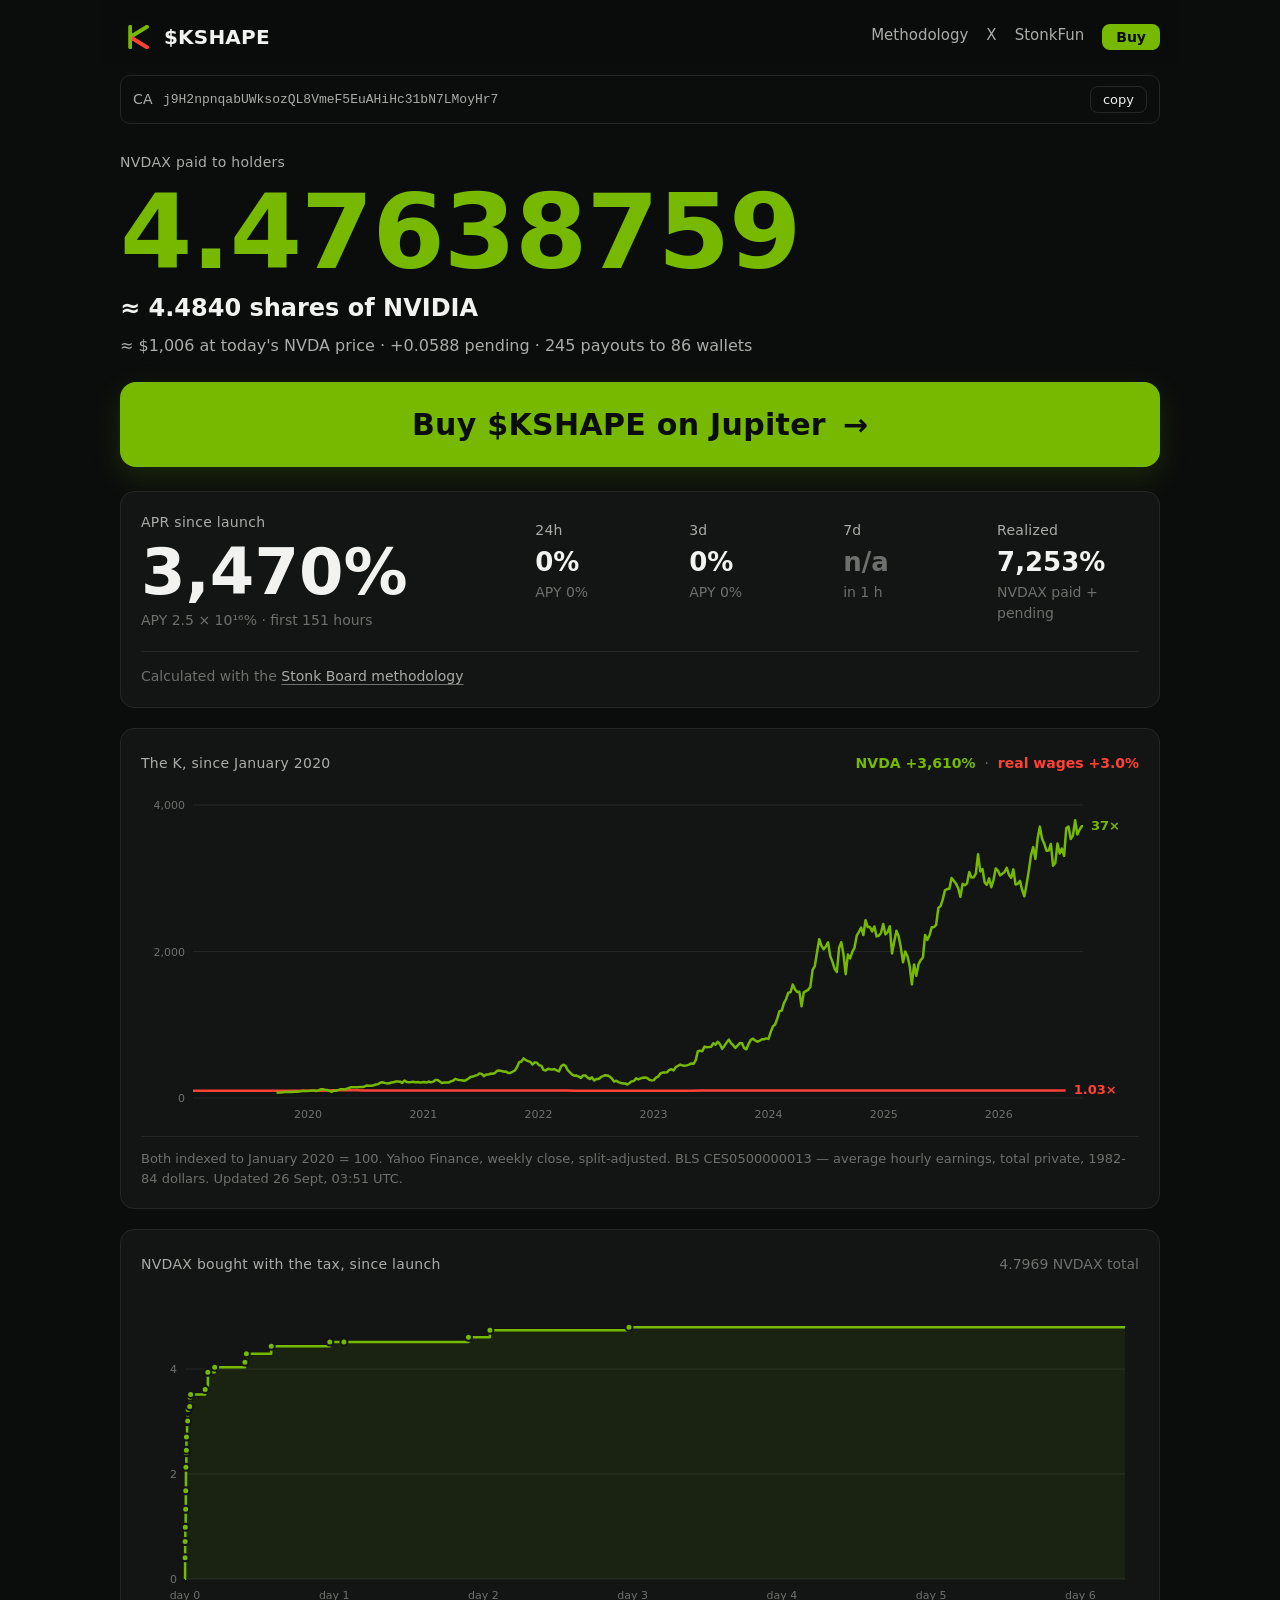
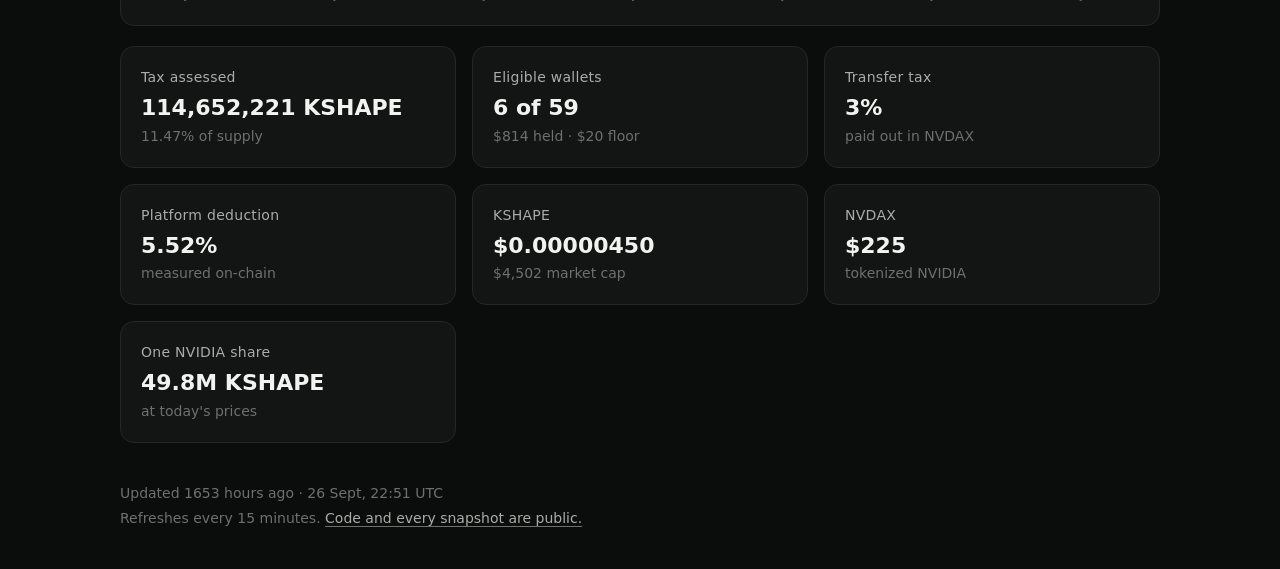
<file: web/index.html>
<!doctype html>
<html lang="en">
<head>
<meta charset="utf-8">
<meta name="viewport" content="width=device-width, initial-scale=1">
<title>$KSHAPE — NVDAX paid to holders</title>
<meta name="description" content="Live NVDAX payouts and APR for $KSHAPE, calculated with the Stonk Board methodology. Every number is sourced on-chain; code and data are public.">
<meta property="og:title" content="$KSHAPE — the bottom leg, paid in the top">
<meta property="og:description" content="Live NVDAX payouts and APR, every number sourced on-chain.">
<meta property="og:image" content="https://kshape.xyz/og.png">
<meta property="og:url" content="https://kshape.xyz/">
<meta name="twitter:card" content="summary_large_image">
<meta name="theme-color" content="#0b0d0c">
<link rel="icon" href="favicon.png">
<link rel="stylesheet" href="style.css?v=1">
</head>
<body>
<header class="top">
  <a class="brand" href="./"><img src="logo.png" alt="" width="34" height="34"><span>$KSHAPE</span></a>
  <nav>
    <a href="methodology.html">Methodology</a>
    <a href="https://x.com/kshapetoken" rel="noopener">X</a>
    <a id="lnk-pad" href="https://www.stonkfun.xyz/token/j9H2npnqabUWksozQL8VmeF5EuAHiHc31bN7LMoyHr7" rel="noopener">StonkFun</a>
    <a class="buy-sm" href="https://jup.ag/swap/SOL-j9H2npnqabUWksozQL8VmeF5EuAHiHc31bN7LMoyHr7" target="_blank" rel="noopener">Buy</a>
  </nav>
</header>

<main>
  <section class="ca">
    <span class="label">CA</span>
    <code id="ca">j9H2npnqabUWksozQL8VmeF5EuAHiHc31bN7LMoyHr7</code>
    <button id="copy" type="button">copy</button>
  </section>

  <section class="hero">
    <p class="label">NVDAX paid to holders</p>
    <p class="big" id="paid">—</p>
    <p class="shares" id="paid-shares">&nbsp;</p>
    <p class="sub" id="paid-sub">&nbsp;</p>
  </section>

  <a class="buy" href="https://jup.ag/swap/SOL-j9H2npnqabUWksozQL8VmeF5EuAHiHc31bN7LMoyHr7" target="_blank" rel="noopener">
    Buy $KSHAPE on Jupiter <span aria-hidden="true">→</span>
  </a>

  <section class="card apr">
    <div class="apr-main">
      <p class="label">APR since launch</p>
      <p class="apr-num" id="apr-since">—</p>
      <p class="sub" id="apy-since">&nbsp;</p>
    </div>
    <div class="apr-windows">
      <div><p class="label">24h</p><p class="apr-small" id="apr-h24">—</p></div>
      <div><p class="label">3d</p><p class="apr-small" id="apr-d3">—</p></div>
      <div><p class="label">7d</p><p class="apr-small" id="apr-d7">—</p></div>
      <div><p class="label">Realized</p><p class="apr-small" id="apr-real">—</p></div>
    </div>
    <p class="method">Calculated with the <a href="methodology.html">Stonk Board methodology</a></p>
  </section>


  <section class="card chart-wrap kcard">
    <div class="chart-head">
      <p class="label">The K, since January 2020</p>
      <p class="sub" id="k-sub">&nbsp;</p>
    </div>
    <div id="kchart" class="chart" role="img" aria-label="NVDA share price against real average hourly earnings, indexed to January 2020"></div>
    <p class="ksource" id="k-source">&nbsp;</p>
  </section>

  <section class="card chart-wrap">
    <div class="chart-head">
      <p class="label">NVDAX bought with the tax, since launch</p>
      <p class="sub" id="chart-total">&nbsp;</p>
    </div>
    <div id="chart" class="chart" role="img" aria-label="Cumulative NVDAX bought with the transfer tax since launch"></div>
    <div id="tip" class="tip" hidden></div>
  </section>

  <section class="grid">
    <div class="card"><p class="label">Tax assessed</p><p class="val" id="g-assessed">—</p><p class="sub" id="g-assessed-sub">&nbsp;</p></div>
    <div class="card"><p class="label">Eligible wallets</p><p class="val" id="g-elig">—</p><p class="sub" id="g-elig-sub">&nbsp;</p></div>
    <div class="card"><p class="label">Transfer tax</p><p class="val" id="g-tax">—</p><p class="sub">paid out in NVDAX</p></div>
    <div class="card"><p class="label">Platform deduction</p><p class="val" id="g-ded">—</p><p class="sub">measured on-chain</p></div>
    <div class="card"><p class="label">KSHAPE</p><p class="val" id="g-px">—</p><p class="sub" id="g-mcap">&nbsp;</p></div>
    <div class="card"><p class="label">NVDAX</p><p class="val" id="g-nv">—</p><p class="sub">tokenized NVIDIA</p></div>
    <div class="card"><p class="label">One NVIDIA share</p><p class="val" id="g-share">—</p><p class="sub">at today's prices</p></div>
  </section>
</main>

<footer>
  <p id="updated">&nbsp;</p>
  <p>Refreshes every 15 minutes. <a id="repo" href="https://github.com/rxxbt/kshape-site" rel="noopener">Code and every snapshot are public.</a></p>
</footer>
<script src="app.js?v=1"></script>
</body>
</html>
</file>
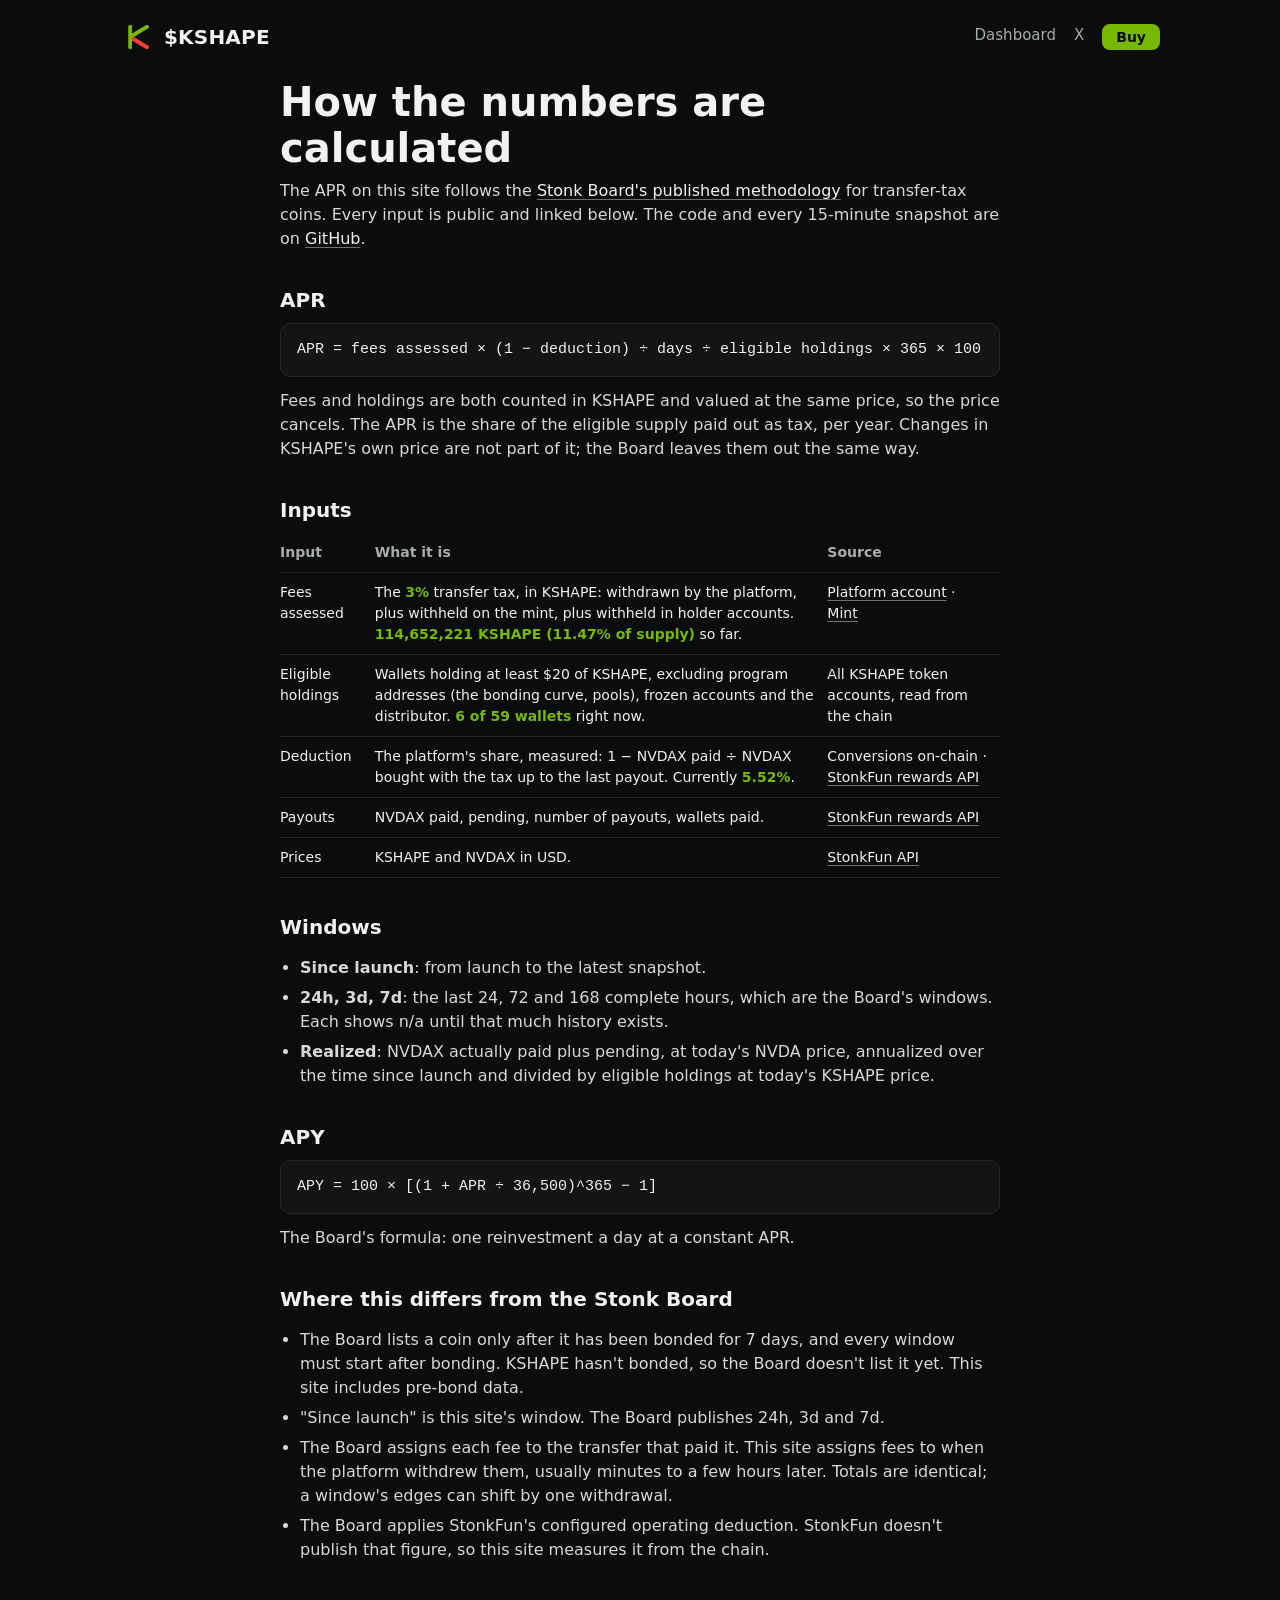
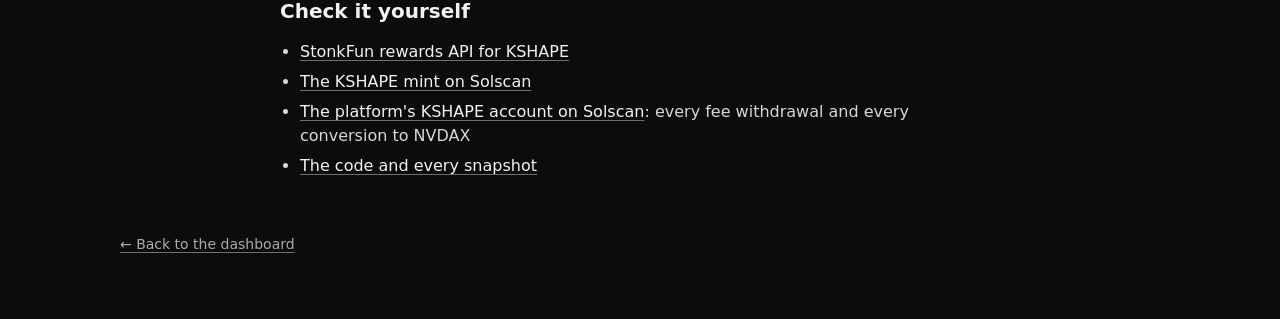
<file: web/methodology.html>
<!doctype html>
<html lang="en">
<head>
<meta charset="utf-8">
<meta name="viewport" content="width=device-width, initial-scale=1">
<title>Methodology — $KSHAPE</title>
<meta name="description" content="How kshape.xyz calculates KSHAPE's APR and payouts: the Stonk Board methodology, every input and its source.">
<meta name="theme-color" content="#0b0d0c">
<link rel="icon" href="favicon.png">
<link rel="stylesheet" href="style.css?v=1">
</head>
<body>
<header class="top">
  <a class="brand" href="./"><img src="logo.png" alt="" width="34" height="34"><span>$KSHAPE</span></a>
  <nav><a href="./">Dashboard</a><a href="https://x.com/kshapetoken" rel="noopener">X</a><a class="buy-sm" href="https://jup.ag/swap/SOL-j9H2npnqabUWksozQL8VmeF5EuAHiHc31bN7LMoyHr7" target="_blank" rel="noopener">Buy</a></nav>
</header>
<main class="doc">
  <h1>How the numbers are calculated</h1>
  <p>The APR on this site follows the <a href="https://thestonkboard.com/methodology" rel="noopener">Stonk Board's published methodology</a> for transfer-tax coins. Every input is public and linked below. The code and every 15-minute snapshot are on <a class="repo" href="https://github.com/rxxbt/kshape-site" rel="noopener">GitHub</a>.</p>

  <h2>APR</h2>
  <p class="formula">APR = fees assessed × (1 − deduction) ÷ days ÷ eligible holdings × 365 × 100</p>
  <p>Fees and holdings are both counted in KSHAPE and valued at the same price, so the price cancels. The APR is the share of the eligible supply paid out as tax, per year. Changes in KSHAPE's own price are not part of it; the Board leaves them out the same way.</p>

  <h2>Inputs</h2>
  <table>
    <tr><th>Input</th><th>What it is</th><th>Source</th></tr>
    <tr><td>Fees assessed</td><td>The <span class="live" data-k="tax">3%</span> transfer tax, in KSHAPE: withdrawn by the platform, plus withheld on the mint, plus withheld in holder accounts. <span class="live" data-k="assessed">—</span> so far.</td><td><a class="acct" href="#" rel="noopener">Platform account</a> · <a href="https://solscan.io/token/j9H2npnqabUWksozQL8VmeF5EuAHiHc31bN7LMoyHr7" rel="noopener">Mint</a></td></tr>
    <tr><td>Eligible holdings</td><td>Wallets holding at least $20 of KSHAPE, excluding program addresses (the bonding curve, pools), frozen accounts and the distributor. <span class="live" data-k="elig">—</span> right now.</td><td>All KSHAPE token accounts, read from the chain</td></tr>
    <tr><td>Deduction</td><td>The platform's share, measured: 1 − NVDAX paid ÷ NVDAX bought with the tax up to the last payout. Currently <span class="live" data-k="ded">—</span>.</td><td>Conversions on-chain · <a href="https://www.stonkfun.xyz/api/public/v1/tokens/j9H2npnqabUWksozQL8VmeF5EuAHiHc31bN7LMoyHr7/rewards" rel="noopener">StonkFun rewards API</a></td></tr>
    <tr><td>Payouts</td><td>NVDAX paid, pending, number of payouts, wallets paid.</td><td><a href="https://www.stonkfun.xyz/api/public/v1/tokens/j9H2npnqabUWksozQL8VmeF5EuAHiHc31bN7LMoyHr7/rewards" rel="noopener">StonkFun rewards API</a></td></tr>
    <tr><td>Prices</td><td>KSHAPE and NVDAX in USD.</td><td><a href="https://www.stonkfun.xyz/api/public/v1/tokens/j9H2npnqabUWksozQL8VmeF5EuAHiHc31bN7LMoyHr7" rel="noopener">StonkFun API</a></td></tr>
  </table>

  <h2>Windows</h2>
  <ul>
    <li><b>Since launch</b>: from launch to the latest snapshot.</li>
    <li><b>24h, 3d, 7d</b>: the last 24, 72 and 168 complete hours, which are the Board's windows. Each shows n/a until that much history exists.</li>
    <li><b>Realized</b>: NVDAX actually paid plus pending, at today's NVDA price, annualized over the time since launch and divided by eligible holdings at today's KSHAPE price.</li>
  </ul>

  <h2>APY</h2>
  <p class="formula">APY = 100 × [(1 + APR ÷ 36,500)^365 − 1]</p>
  <p>The Board's formula: one reinvestment a day at a constant APR.</p>

  <h2>Where this differs from the Stonk Board</h2>
  <ul>
    <li>The Board lists a coin only after it has been bonded for 7 days, and every window must start after bonding. KSHAPE hasn't bonded, so the Board doesn't list it yet. This site includes pre-bond data.</li>
    <li>"Since launch" is this site's window. The Board publishes 24h, 3d and 7d.</li>
    <li>The Board assigns each fee to the transfer that paid it. This site assigns fees to when the platform withdrew them, usually minutes to a few hours later. Totals are identical; a window's edges can shift by one withdrawal.</li>
    <li>The Board applies StonkFun's configured operating deduction. StonkFun doesn't publish that figure, so this site measures it from the chain.</li>
  </ul>

  <h2>Check it yourself</h2>
  <ul>
    <li><a href="https://www.stonkfun.xyz/api/public/v1/tokens/j9H2npnqabUWksozQL8VmeF5EuAHiHc31bN7LMoyHr7/rewards" rel="noopener">StonkFun rewards API for KSHAPE</a></li>
    <li><a href="https://solscan.io/token/j9H2npnqabUWksozQL8VmeF5EuAHiHc31bN7LMoyHr7" rel="noopener">The KSHAPE mint on Solscan</a></li>
    <li><a class="acct" href="#" rel="noopener">The platform's KSHAPE account on Solscan</a>: every fee withdrawal and every conversion to NVDAX</li>
    <li><a class="repo" href="https://github.com/rxxbt/kshape-site" rel="noopener">The code and every snapshot</a></li>
  </ul>
</main>
<footer><p><a href="./">← Back to the dashboard</a></p></footer>
<script>
fetch("data/latest.json?t=" + Date.now(), { cache: "no-store" }).then(r => r.json()).then(s => {
  const int = n => Math.round(n).toLocaleString("en-US");
  const set = (k, v) => document.querySelectorAll(`[data-k="${k}"]`).forEach(e => e.textContent = v);
  set("tax", s.token.transfer_fee_bps / 100 + "%");
  set("assessed", int(s.fees.assessed) + " KSHAPE (" + s.fees.pct_of_supply.toFixed(2) + "% of supply)");
  set("elig", `${s.holders.eligible_wallets} of ${s.holders.owners} wallets`);
  set("ded", (s.deduction.measured * 100).toFixed(2) + "%");
  document.querySelectorAll("a.acct").forEach(a => a.href = "https://solscan.io/account/" + s.fees.platform_account);
}).catch(() => {});
</script>
</body>
</html>
</file>
<file: web/style.css>
:root {
  --bg: #0b0d0c; --panel: #121513; --line: #232826;
  --text: #f2f2f0; --soft: #a9ada9; --dim: #6c716d;
  --green: #76b900; --red: #ff4136;
  --num: "Arial Black", "Archivo Black", "Helvetica Neue", system-ui, sans-serif;
  --ui: system-ui, -apple-system, "Segoe UI", Roboto, "Helvetica Neue", Arial, sans-serif;
  --mono: ui-monospace, SFMono-Regular, Menlo, Consolas, monospace;
}
* { box-sizing: border-box; }
html { -webkit-text-size-adjust: 100%; }
body { margin: 0; background: var(--bg); color: var(--text); font: 16px/1.5 var(--ui); }
a { color: var(--text); text-decoration-color: var(--dim); text-underline-offset: 3px; }
a:hover { text-decoration-color: var(--green); }
p { margin: 0; }

.top { position: sticky; top: 0; z-index: 20; background: rgba(11, 13, 12, .88);
  backdrop-filter: blur(10px); border-bottom: 1px solid transparent; display: flex; align-items: center; justify-content: space-between; gap: 16px;
  max-width: 1080px; margin: 0 auto; padding: 20px 20px 8px; }
.brand { display: flex; align-items: center; gap: 10px; text-decoration: none;
  font: 900 20px/1 var(--num); letter-spacing: .01em; }
.brand img { border-radius: 50%; }
nav { display: flex; gap: 18px; font-size: 15px; }
nav a { color: var(--soft); text-decoration: none; }
nav a:hover { color: var(--text); }

main { max-width: 1080px; margin: 0 auto; padding: 0 20px 32px; }
.label { color: var(--soft); font-size: 14px; letter-spacing: .02em; }
.sub { color: var(--dim); font-size: 14px; margin-top: 4px; }
.card { background: var(--panel); border: 1px solid var(--line); border-radius: 14px; padding: 20px; }

.ca { display: flex; align-items: center; gap: 10px; margin: 12px 0 28px; padding: 10px 12px;
  border: 1px solid var(--line); border-radius: 10px; }
.ca code { font: 13px var(--mono); color: var(--soft); overflow: hidden; text-overflow: ellipsis;
  white-space: nowrap; flex: 1; min-width: 0; }
.ca button { background: none; border: 1px solid var(--line); color: var(--text); border-radius: 8px;
  padding: 5px 12px; font: 13px var(--ui); cursor: pointer; }
.ca button:hover { border-color: var(--green); }

.hero { margin-bottom: 24px; }
.big { font: 900 clamp(44px, 10vw, 104px)/1.02 var(--num); color: var(--green);
  letter-spacing: -.01em; margin-top: 6px; font-variant-numeric: tabular-nums; }
.hero .sub { font-size: 16px; color: var(--soft); margin-top: 10px; }

.apr { display: grid; grid-template-columns: 1.2fr 2fr; gap: 20px 32px; margin-bottom: 20px; }
.apr-num { font: 900 clamp(36px, 6vw, 64px)/1.05 var(--num); margin-top: 6px; }
.apr-windows { display: grid; grid-template-columns: repeat(4, 1fr); gap: 12px; align-content: center; }
.apr-small { font: 900 clamp(18px, 2.4vw, 26px)/1.2 var(--num); margin-top: 6px; }
.apr-small.na { color: var(--dim); }
.method { grid-column: 1 / -1; color: var(--dim); font-size: 14px;
  border-top: 1px solid var(--line); padding-top: 14px; }
.method a { color: var(--soft); }

.chart-wrap { position: relative; margin-bottom: 20px; }
.chart-head { display: flex; justify-content: space-between; align-items: baseline; gap: 12px;
  flex-wrap: wrap; margin-bottom: 10px; }
.chart svg { display: block; width: 100%; height: auto; }
.chart .grid-line { stroke: var(--line); stroke-width: 1; }
.chart .axis { fill: var(--dim); font: 11px var(--ui); }
.chart .line { fill: none; stroke: var(--green); stroke-width: 2.5; stroke-linejoin: round; }
.chart .area { fill: var(--green); opacity: .08; }
.chart .dot { fill: var(--green); stroke: var(--panel); stroke-width: 2; }
.chart .cursor { stroke: var(--soft); stroke-width: 1; stroke-dasharray: 3 3; }
.tip { position: absolute; pointer-events: auto; background: #1a1e1b; border: 1px solid var(--line);
  border-radius: 8px; padding: 8px 10px; font-size: 13px; line-height: 1.45; white-space: nowrap;
  box-shadow: 0 6px 20px rgba(0,0,0,.4); }
.tip b { font-family: var(--num); font-weight: 900; }
.tip a { color: var(--green); }

.grid { display: grid; grid-template-columns: repeat(3, 1fr); gap: 16px; }
.val { font: 900 22px/1.25 var(--num); margin-top: 6px; overflow-wrap: anywhere; }

footer { max-width: 1080px; margin: 0 auto; padding: 8px 20px 40px; color: var(--dim); font-size: 14px; }
footer p + p { margin-top: 4px; }
footer a { color: var(--soft); }

/* methodology page */
.doc { max-width: 760px; }
.doc h1 { font: 900 clamp(28px, 5vw, 40px)/1.15 var(--num); margin: 16px 0 8px; }
.doc h2 { font: 900 20px/1.3 var(--num); margin: 36px 0 10px; }
.doc p, .doc li { color: #d6d9d5; }
.doc p + p { margin-top: 12px; }
.doc ul { padding-left: 20px; } .doc li + li { margin-top: 6px; }
.doc code { font: 13px var(--mono); background: var(--panel); border: 1px solid var(--line);
  border-radius: 6px; padding: 1px 6px; overflow-wrap: anywhere; }
.doc .formula { font: 15px/1.6 var(--mono); background: var(--panel); border: 1px solid var(--line);
  border-radius: 10px; padding: 14px 16px; overflow-x: auto; color: var(--text); }
.doc table { width: 100%; border-collapse: collapse; font-size: 14px; margin-top: 8px; }
.doc th, .doc td { text-align: left; vertical-align: top; padding: 9px 10px 9px 0;
  border-bottom: 1px solid var(--line); }
.doc th { color: var(--soft); font-weight: 600; }
.doc .live { color: var(--green); font-family: var(--num); font-weight: 900; }

@media (max-width: 760px) {
  .apr { grid-template-columns: 1fr; }
  .apr-windows { grid-template-columns: repeat(2, 1fr); }
  .grid { grid-template-columns: 1fr 1fr; }
  nav { gap: 12px; font-size: 14px; }
}
@media (max-width: 420px) {
  .grid { gap: 10px; }
  .card { padding: 14px; border-radius: 12px; }
  .val { font-size: 17px; }
  .top { padding-top: 16px; }
  .brand { font-size: 18px; }
}

.shares { font: 900 clamp(17px, 2.6vw, 24px)/1.3 var(--num); color: var(--text); margin-top: 8px; }
.kcard .chart .nvda { fill: none; stroke: var(--green); stroke-width: 2.5; stroke-linejoin: round; }
.kcard .chart .wage { fill: none; stroke: var(--red); stroke-width: 2.5; stroke-linejoin: round; }
.kcard .chart .endlab { font: 900 13px var(--num); }
.ksource { color: var(--dim); font-size: 13px; margin-top: 12px;
  border-top: 1px solid var(--line); padding-top: 12px; }

/* buy */
.buy { display: block; margin: 0 0 24px; padding: clamp(18px, 3.4vw, 26px) 24px; border-radius: 16px;
  background: var(--green); color: #0b0d0c; text-align: center; text-decoration: none;
  font: 900 clamp(20px, 3.6vw, 30px)/1.1 var(--num); letter-spacing: .01em;
  box-shadow: 0 10px 30px rgba(118, 185, 0, .16); transition: transform .12s ease, box-shadow .12s ease, filter .12s ease; }
.buy:hover { filter: brightness(1.07); transform: translateY(-1px); box-shadow: 0 14px 36px rgba(118, 185, 0, .26); }
.buy:active { transform: translateY(0); }
.buy span { display: inline-block; margin-left: 6px; }
.buy-sm { background: var(--green); color: #0b0d0c !important; border-radius: 8px; padding: 6px 14px;
  font: 900 14px/1 var(--num); text-decoration: none; }
.buy-sm:hover { filter: brightness(1.07); }
</file>
